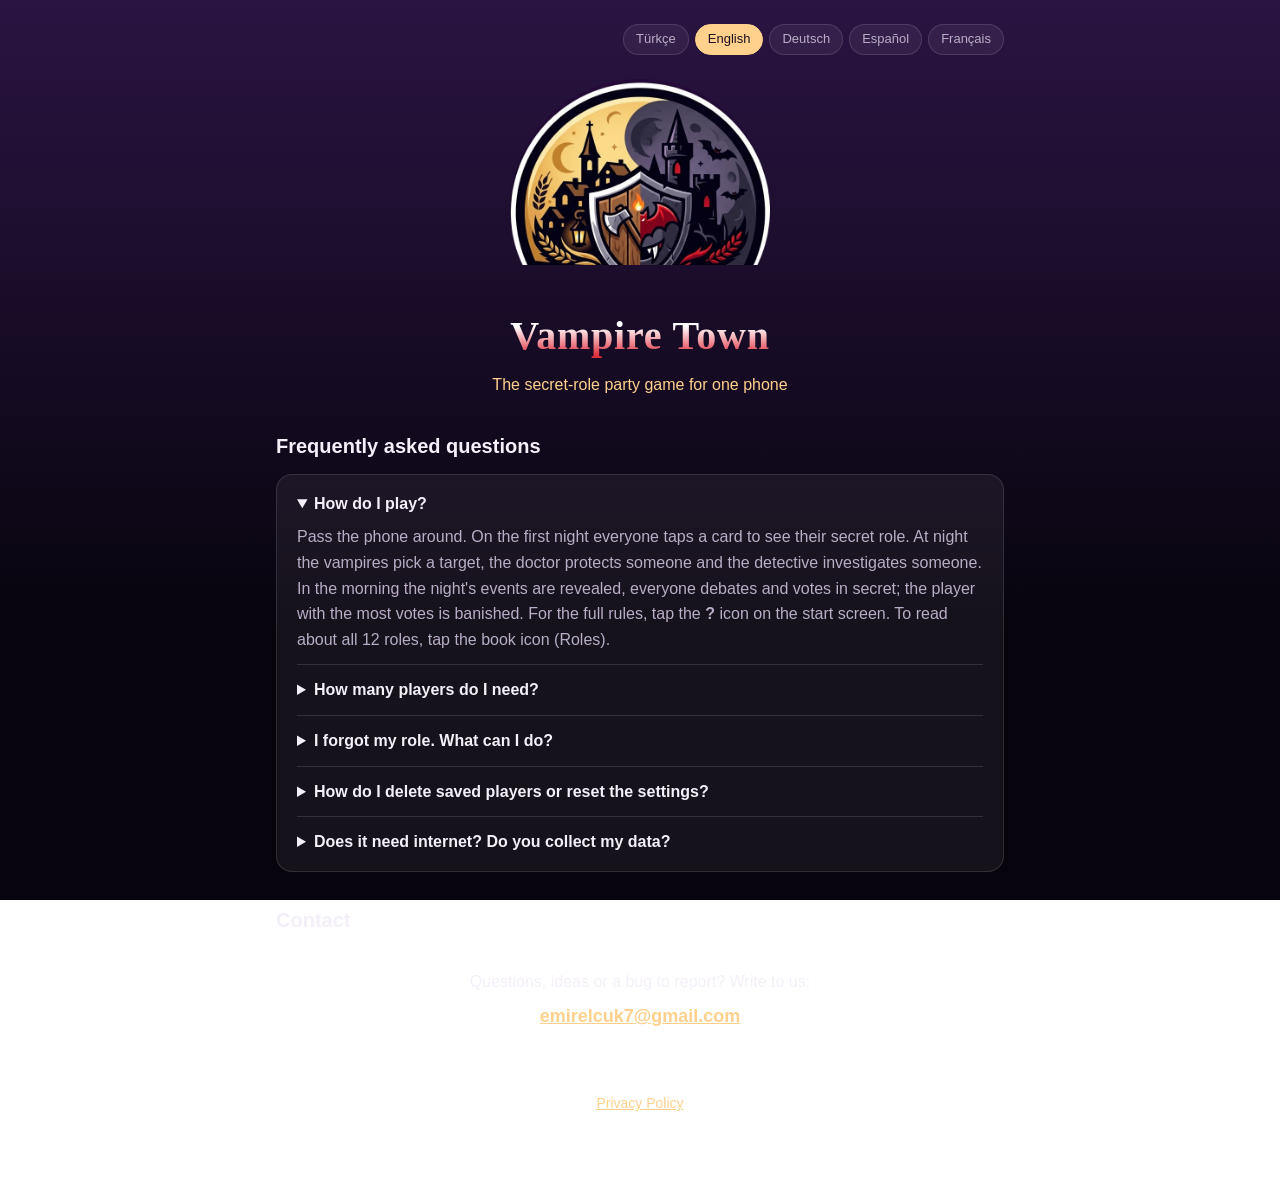
<file: index.html>
<!doctype html>
<html lang="en">
<head>
  <meta charset="utf-8">
  <meta name="viewport" content="width=device-width, initial-scale=1">
  <title>Vampire Town – Support</title>
  <meta name="description" content="Support for Vampire Town / Vampir Köylü, the secret-role party game for one phone.">
  <link rel="stylesheet" href="style.css">
</head>
<body>
<div class="wrap">
  <nav class="langs" aria-label="Language">
    <button data-set="tr">Türkçe</button>
    <button data-set="en">English</button>
    <button data-set="de">Deutsch</button>
    <button data-set="es">Español</button>
    <button data-set="fr">Français</button>
  </nav>

  <header>
    <img src="emblem.png" alt="" width="600" height="429">
  </header>

  <!-- ===================== TÜRKÇE ===================== -->
  <main data-lang="tr" hidden>
    <div data-title="Vampir Köylü – Destek"></div>
    <h1>Vampir Köylü</h1>
    <p class="tagline" style="text-align:center">Tek telefonla oynanan gizli rol ve parti oyunu</p>

    <h2>Sık sorulan sorular</h2>
    <div class="card">
      <details open>
        <summary>Nasıl oynanır?</summary>
        <p>Telefon sırayla herkese verilir. İlk gece herkes kartına dokunarak gizli rolünü görür. Vampirler gece birini hedef alır, doktor birini korur, dedektif birini sorgular. Sabah olanlar açıklanır, herkes tartışır ve gizlice oy verir; en çok oyu alan köyden kovulur. Ayrıntılı kurallar için başlangıç ekranındaki <strong>?</strong> simgesine dokunun. 12 rolün tamamının özellikleri için kitap simgesine (Roller) dokunun.</p>
      </details>
      <details>
        <summary>Kaç kişiyle oynanır?</summary>
        <p>4 ile 20 kişi arasında, tek bir iPhone ile.</p>
      </details>
      <details>
        <summary>Rolümü unuttum, ne yapmalıyım?</summary>
        <p>Sabah ekranındaki <strong>Rolümü tekrar gör</strong> butonuna dokunun, adınızı seçin ve karta dokunun.</p>
      </details>
      <details>
        <summary>Kayıtlı oyuncuları nasıl silerim veya ayarları nasıl sıfırlarım?</summary>
        <p>Başlangıç ekranında <strong>Oyuncular</strong>'a dokunun; bir ismi sola kaydırarak silebilirsiniz. Ayarları sıfırlamak için ⚙️ Ayarlar → <strong>Ayarları varsayılana döndür</strong>. Uygulamayı silmek tüm verileri de siler.</p>
      </details>
      <details>
        <summary>İnternet gerekiyor mu? Verilerim toplanıyor mu?</summary>
        <p>Hayır. Oyun tamamen çevrimdışı çalışır; hesap, reklam veya takip yoktur. Oyuncu isimleri ve ayarlar yalnızca telefonunuzda saklanır. Ayrıntılar için <a data-page="privacy.html" href="privacy.html">Gizlilik Politikası</a>.</p>
      </details>
    </div>

    <h2>İletişim</h2>
    <div class="card contact">
      Soru, öneri veya hata bildirimi için bize yazın:<br>
      <a class="email" href="#"></a>
    </div>

    <footer><a data-page="privacy.html" href="privacy.html">Gizlilik Politikası</a></footer>
  </main>

  <!-- ===================== ENGLISH ===================== -->
  <main data-lang="en" hidden>
    <div data-title="Vampire Town – Support"></div>
    <h1>Vampire Town</h1>
    <p class="tagline" style="text-align:center">The secret-role party game for one phone</p>

    <h2>Frequently asked questions</h2>
    <div class="card">
      <details open>
        <summary>How do I play?</summary>
        <p>Pass the phone around. On the first night everyone taps a card to see their secret role. At night the vampires pick a target, the doctor protects someone and the detective investigates someone. In the morning the night's events are revealed, everyone debates and votes in secret; the player with the most votes is banished. For the full rules, tap the <strong>?</strong> icon on the start screen. To read about all 12 roles, tap the book icon (Roles).</p>
      </details>
      <details>
        <summary>How many players do I need?</summary>
        <p>4 to 20 players, with a single iPhone.</p>
      </details>
      <details>
        <summary>I forgot my role. What can I do?</summary>
        <p>Tap <strong>See my role again</strong> on the morning screen, choose your name and tap the card.</p>
      </details>
      <details>
        <summary>How do I delete saved players or reset the settings?</summary>
        <p>On the start screen, tap <strong>Players</strong> and swipe a name to the left to delete it. To reset the rules, go to ⚙️ Settings → <strong>Reset settings to defaults</strong>. Deleting the app removes all of its data.</p>
      </details>
      <details>
        <summary>Does it need internet? Do you collect my data?</summary>
        <p>No. The game works fully offline, with no accounts, ads or tracking. Player names and settings are stored only on your phone. See the <a data-page="privacy.html" href="privacy.html">Privacy Policy</a> for details.</p>
      </details>
    </div>

    <h2>Contact</h2>
    <div class="card contact">
      Questions, ideas or a bug to report? Write to us:<br>
      <a class="email" href="#"></a>
    </div>

    <footer><a data-page="privacy.html" href="privacy.html">Privacy Policy</a></footer>
  </main>

  <!-- ===================== DEUTSCH ===================== -->
  <main data-lang="de" hidden>
    <div data-title="Vampirdorf – Support"></div>
    <h1>Vampirdorf</h1>
    <p class="tagline" style="text-align:center">Das Partyspiel mit geheimen Rollen – für ein Handy</p>

    <h2>Häufige Fragen</h2>
    <div class="card">
      <details open>
        <summary>Wie wird gespielt?</summary>
        <p>Das Handy geht reihum. In der ersten Nacht tippt jeder auf eine Karte und sieht seine geheime Rolle. Nachts wählen die Vampire ein Ziel, der Arzt schützt jemanden und der Detektiv überprüft jemanden. Am Morgen werden die Ereignisse enthüllt, alle diskutieren und stimmen geheim ab; wer die meisten Stimmen hat, wird verbannt. Die vollständigen Regeln findest du über das <strong>?</strong>-Symbol auf dem Startbildschirm. Alle 12 Rollen findest du über das Buch-Symbol (Rollen).</p>
      </details>
      <details>
        <summary>Wie viele Spieler braucht man?</summary>
        <p>4 bis 20 Spieler mit einem einzigen iPhone.</p>
      </details>
      <details>
        <summary>Ich habe meine Rolle vergessen. Was tun?</summary>
        <p>Tippe am Morgen auf <strong>Meine Rolle nochmal sehen</strong>, wähle deinen Namen und tippe auf die Karte.</p>
      </details>
      <details>
        <summary>Wie lösche ich gespeicherte Spieler oder setze die Einstellungen zurück?</summary>
        <p>Tippe auf dem Startbildschirm auf <strong>Spieler</strong> und wische einen Namen nach links, um ihn zu löschen. Die Regeln setzt du unter ⚙️ Einstellungen → <strong>Einstellungen zurücksetzen</strong> zurück. Wenn du die App löschst, werden alle ihre Daten entfernt.</p>
      </details>
      <details>
        <summary>Brauche ich Internet? Werden meine Daten gesammelt?</summary>
        <p>Nein. Das Spiel funktioniert komplett offline, ohne Konto, Werbung oder Tracking. Spielernamen und Einstellungen bleiben nur auf deinem Handy. Details in der <a data-page="privacy.html" href="privacy.html">Datenschutzerklärung</a>.</p>
      </details>
    </div>

    <h2>Kontakt</h2>
    <div class="card contact">
      Fragen, Ideen oder einen Fehler gefunden? Schreib uns:<br>
      <a class="email" href="#"></a>
    </div>

    <footer><a data-page="privacy.html" href="privacy.html">Datenschutzerklärung</a></footer>
  </main>

  <!-- ===================== ESPAÑOL ===================== -->
  <main data-lang="es" hidden>
    <div data-title="Aldea Vampira – Soporte"></div>
    <h1>Aldea Vampira</h1>
    <p class="tagline" style="text-align:center">El juego de roles ocultos para un solo móvil</p>

    <h2>Preguntas frecuentes</h2>
    <div class="card">
      <details open>
        <summary>¿Cómo se juega?</summary>
        <p>Pasad el móvil de mano en mano. La primera noche, cada uno toca una carta para ver su rol secreto. De noche, los vampiros eligen un objetivo, el médico protege a alguien y el detective investiga a alguien. Por la mañana se revela lo ocurrido, todos debaten y votan en secreto; el más votado es expulsado. Para ver todas las reglas, toca el icono <strong>?</strong> en la pantalla de inicio. Para leer sobre los 12 roles, toca el icono del libro (Roles).</p>
      </details>
      <details>
        <summary>¿Cuántos jugadores hacen falta?</summary>
        <p>De 4 a 20 jugadores, con un solo iPhone.</p>
      </details>
      <details>
        <summary>He olvidado mi rol. ¿Qué hago?</summary>
        <p>Toca <strong>Ver mi rol otra vez</strong> en la pantalla de la mañana, elige tu nombre y toca la carta.</p>
      </details>
      <details>
        <summary>¿Cómo borro jugadores guardados o restablezco los ajustes?</summary>
        <p>En la pantalla de inicio, toca <strong>Jugadores</strong> y desliza un nombre hacia la izquierda para borrarlo. Para restablecer las reglas, ve a ⚙️ Ajustes → <strong>Restablecer ajustes</strong>. Al borrar la app se eliminan todos sus datos.</p>
      </details>
      <details>
        <summary>¿Necesita internet? ¿Recopiláis mis datos?</summary>
        <p>No. El juego funciona sin conexión, sin cuentas, anuncios ni seguimiento. Los nombres y ajustes se guardan solo en tu móvil. Más información en la <a data-page="privacy.html" href="privacy.html">Política de privacidad</a>.</p>
      </details>
    </div>

    <h2>Contacto</h2>
    <div class="card contact">
      ¿Dudas, ideas o algún error? Escríbenos:<br>
      <a class="email" href="#"></a>
    </div>

    <footer><a data-page="privacy.html" href="privacy.html">Política de privacidad</a></footer>
  </main>

  <!-- ===================== FRANÇAIS ===================== -->
  <main data-lang="fr" hidden>
    <div data-title="Les Vampires – Assistance"></div>
    <h1>Les Vampires</h1>
    <p class="tagline" style="text-align:center">Le jeu de rôles cachés sur un seul téléphone</p>

    <h2>Questions fréquentes</h2>
    <div class="card">
      <details open>
        <summary>Comment jouer ?</summary>
        <p>Faites passer le téléphone. La première nuit, chacun touche une carte pour découvrir son rôle secret. La nuit, les vampires choisissent une cible, le docteur protège quelqu’un et le détective enquête sur quelqu’un. Le matin, les événements sont révélés, tout le monde débat et vote en secret ; le plus voté est banni. Pour les règles complètes, touchez l’icône <strong>?</strong> sur l’écran d’accueil. Pour découvrir les 12 rôles, touchez l’icône du livre (Rôles).</p>
      </details>
      <details>
        <summary>Combien de joueurs faut-il ?</summary>
        <p>De 4 à 20 joueurs, avec un seul iPhone.</p>
      </details>
      <details>
        <summary>J’ai oublié mon rôle. Que faire ?</summary>
        <p>Touchez <strong>Revoir mon rôle</strong> sur l’écran du matin, choisissez votre nom et touchez la carte.</p>
      </details>
      <details>
        <summary>Comment supprimer des joueurs enregistrés ou réinitialiser les réglages ?</summary>
        <p>Sur l’écran d’accueil, touchez <strong>Joueurs</strong> et faites glisser un nom vers la gauche pour le supprimer. Pour réinitialiser les règles : ⚙️ Réglages → <strong>Réinitialiser les réglages</strong>. Supprimer l’app efface toutes ses données.</p>
      </details>
      <details>
        <summary>Faut-il internet ? Collectez-vous mes données ?</summary>
        <p>Non. Le jeu fonctionne entièrement hors ligne, sans compte, publicité ni suivi. Les noms et réglages restent uniquement sur votre téléphone. Détails dans la <a data-page="privacy.html" href="privacy.html">Politique de confidentialité</a>.</p>
      </details>
    </div>

    <h2>Contact</h2>
    <div class="card contact">
      Une question, une idée ou un bug ? Écrivez-nous :<br>
      <a class="email" href="#"></a>
    </div>

    <footer><a data-page="privacy.html" href="privacy.html">Politique de confidentialité</a></footer>
  </main>
</div>
<script src="site.js"></script>
</body>
</html>
</file>
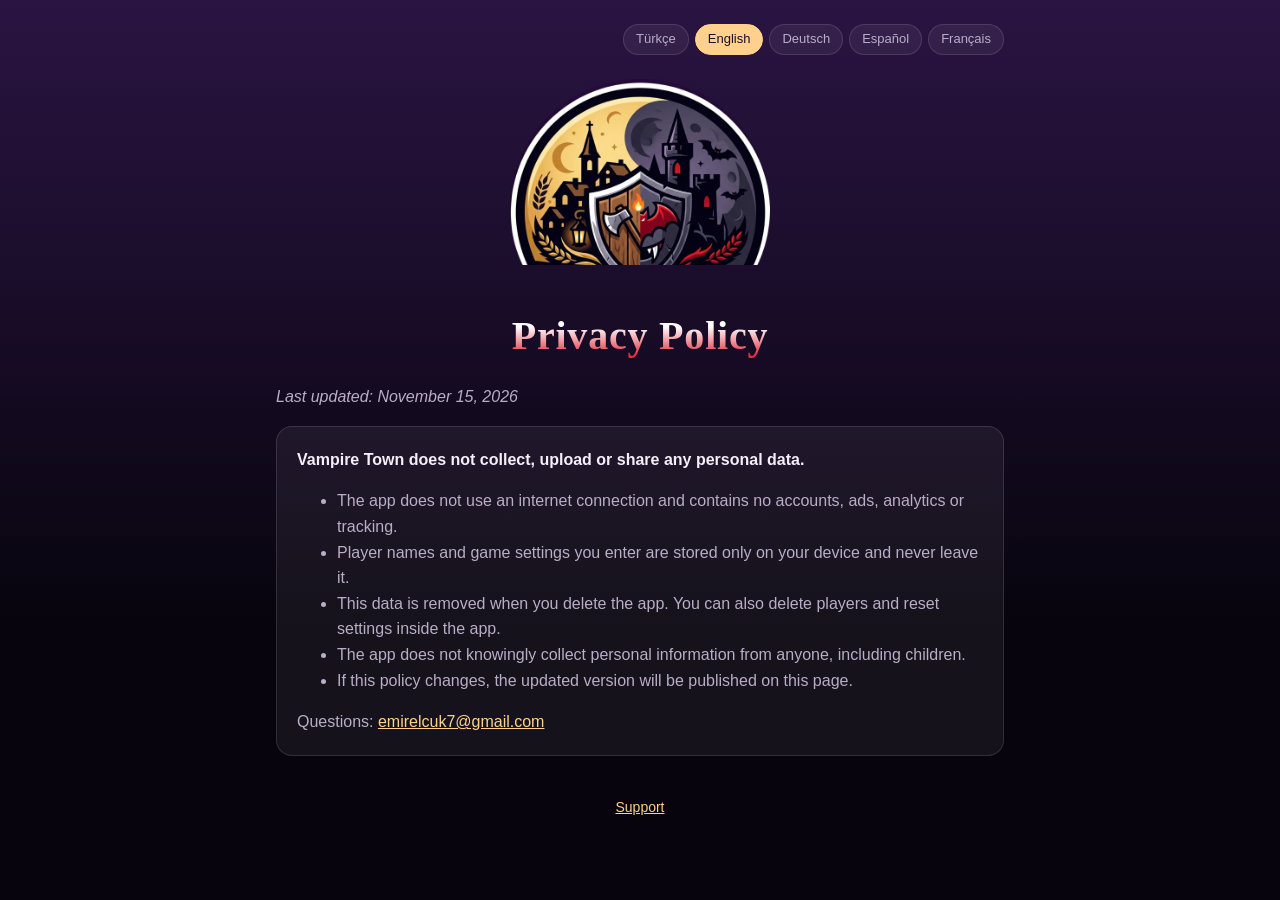
<file: privacy.html>
<!doctype html>
<html lang="en">
<head>
  <meta charset="utf-8">
  <meta name="viewport" content="width=device-width, initial-scale=1">
  <title>Vampire Town – Privacy Policy</title>
  <meta name="description" content="Privacy policy for Vampire Town / Vampir Köylü. No personal data is collected.">
  <link rel="stylesheet" href="style.css">
</head>
<body>
<div class="wrap">
  <nav class="langs" aria-label="Language">
    <button data-set="tr">Türkçe</button>
    <button data-set="en">English</button>
    <button data-set="de">Deutsch</button>
    <button data-set="es">Español</button>
    <button data-set="fr">Français</button>
  </nav>

  <header>
    <img src="emblem.png" alt="" width="600" height="429">
  </header>

  <!-- ===================== TÜRKÇE ===================== -->
  <main class="policy" data-lang="tr" hidden>
    <div data-title="Vampir Köylü – Gizlilik Politikası"></div>
    <h1>Gizlilik Politikası</h1>
    <p><em>Son güncelleme: 15 Kasım 2026</em></p>
    <div class="card">
      <p><strong>Vampir Köylü hiçbir kişisel veri toplamaz, sunucuya göndermez veya paylaşmaz.</strong></p>
      <ul>
        <li>Uygulama internet bağlantısı kullanmaz; hesap, reklam, analiz veya takip aracı içermez.</li>
        <li>Girdiğiniz oyuncu isimleri ve oyun ayarları yalnızca cihazınızda saklanır ve cihazınızdan dışarı gönderilmez.</li>
        <li>Bu veriler uygulama silindiğinde cihazınızdan kaldırılır. Uygulama içinden de oyuncuları silebilir ve ayarları sıfırlayabilirsiniz.</li>
        <li>Uygulama, çocuklar dahil hiç kimseden bilerek kişisel bilgi toplamaz.</li>
        <li>Bu politika değişirse güncel hali bu sayfada yayınlanır.</li>
      </ul>
      <p>Sorularınız için: <a class="email" href="#"></a></p>
    </div>
    <footer><a data-page="index.html" href="index.html">Destek</a></footer>
  </main>

  <!-- ===================== ENGLISH ===================== -->
  <main class="policy" data-lang="en" hidden>
    <div data-title="Vampire Town – Privacy Policy"></div>
    <h1>Privacy Policy</h1>
    <p><em>Last updated: November 15, 2026</em></p>
    <div class="card">
      <p><strong>Vampire Town does not collect, upload or share any personal data.</strong></p>
      <ul>
        <li>The app does not use an internet connection and contains no accounts, ads, analytics or tracking.</li>
        <li>Player names and game settings you enter are stored only on your device and never leave it.</li>
        <li>This data is removed when you delete the app. You can also delete players and reset settings inside the app.</li>
        <li>The app does not knowingly collect personal information from anyone, including children.</li>
        <li>If this policy changes, the updated version will be published on this page.</li>
      </ul>
      <p>Questions: <a class="email" href="#"></a></p>
    </div>
    <footer><a data-page="index.html" href="index.html">Support</a></footer>
  </main>

  <!-- ===================== DEUTSCH ===================== -->
  <main class="policy" data-lang="de" hidden>
    <div data-title="Vampirdorf – Datenschutzerklärung"></div>
    <h1>Datenschutzerklärung</h1>
    <p><em>Zuletzt aktualisiert: 15. November 2026</em></p>
    <div class="card">
      <p><strong>Vampirdorf erhebt, überträgt oder teilt keine personenbezogenen Daten.</strong></p>
      <ul>
        <li>Die App nutzt keine Internetverbindung und enthält keine Konten, Werbung, Analyse- oder Tracking-Tools.</li>
        <li>Eingegebene Spielernamen und Einstellungen werden nur auf deinem Gerät gespeichert und verlassen es nie.</li>
        <li>Diese Daten werden beim Löschen der App entfernt. Du kannst Spieler auch in der App löschen und die Einstellungen zurücksetzen.</li>
        <li>Die App erhebt wissentlich keine personenbezogenen Daten von irgendjemandem, auch nicht von Kindern.</li>
        <li>Änderungen dieser Erklärung werden auf dieser Seite veröffentlicht.</li>
      </ul>
      <p>Fragen: <a class="email" href="#"></a></p>
    </div>
    <footer><a data-page="index.html" href="index.html">Support</a></footer>
  </main>

  <!-- ===================== ESPAÑOL ===================== -->
  <main class="policy" data-lang="es" hidden>
    <div data-title="Aldea Vampira – Política de privacidad"></div>
    <h1>Política de privacidad</h1>
    <p><em>Última actualización: 15 de noviembre de 2026</em></p>
    <div class="card">
      <p><strong>Aldea Vampira no recopila, envía ni comparte ningún dato personal.</strong></p>
      <ul>
        <li>La app no usa conexión a internet y no incluye cuentas, anuncios, analíticas ni seguimiento.</li>
        <li>Los nombres de jugadores y los ajustes que introduces se guardan solo en tu dispositivo y nunca salen de él.</li>
        <li>Estos datos se eliminan al borrar la app. También puedes borrar jugadores y restablecer los ajustes desde la app.</li>
        <li>La app no recopila a sabiendas información personal de nadie, incluidos los niños.</li>
        <li>Si esta política cambia, la versión actualizada se publicará en esta página.</li>
      </ul>
      <p>Preguntas: <a class="email" href="#"></a></p>
    </div>
    <footer><a data-page="index.html" href="index.html">Soporte</a></footer>
  </main>

  <!-- ===================== FRANÇAIS ===================== -->
  <main class="policy" data-lang="fr" hidden>
    <div data-title="Les Vampires – Politique de confidentialité"></div>
    <h1>Politique de confidentialité</h1>
    <p><em>Dernière mise à jour : 15 novembre 2026</em></p>
    <div class="card">
      <p><strong>Les Vampires ne collecte, n’envoie ni ne partage aucune donnée personnelle.</strong></p>
      <ul>
        <li>L’app n’utilise pas de connexion internet et ne contient ni compte, ni publicité, ni outil d’analyse ou de suivi.</li>
        <li>Les noms des joueurs et les réglages sont stockés uniquement sur votre appareil et ne le quittent jamais.</li>
        <li>Ces données sont supprimées lorsque vous supprimez l’app. Vous pouvez aussi supprimer des joueurs et réinitialiser les réglages dans l’app.</li>
        <li>L’app ne collecte sciemment aucune information personnelle, y compris auprès des enfants.</li>
        <li>Toute modification de cette politique sera publiée sur cette page.</li>
      </ul>
      <p>Questions : <a class="email" href="#"></a></p>
    </div>
    <footer><a data-page="index.html" href="index.html">Assistance</a></footer>
  </main>
</div>
<script src="site.js"></script>
</body>
</html>
</file>
<file: style.css>
:root {
  --bg-top: #2a1442;
  --bg-bottom: #07040d;
  --card: rgba(255, 255, 255, 0.06);
  --border: rgba(255, 255, 255, 0.12);
  --text: #f4eff8;
  --muted: #b9adc7;
  --accent: #ffd18c;
  --red: #e0303f;
}

* { box-sizing: border-box; }

body {
  margin: 0;
  min-height: 100vh;
  font-family: -apple-system, BlinkMacSystemFont, "Segoe UI", Roboto, Helvetica, Arial, sans-serif;
  line-height: 1.6;
  color: var(--text);
  background: linear-gradient(180deg, var(--bg-top), var(--bg-bottom) 70%) fixed;
}

.wrap {
  max-width: 760px;
  margin: 0 auto;
  padding: 24px 16px 64px;
}

.langs {
  display: flex;
  flex-wrap: wrap;
  justify-content: flex-end;
  gap: 6px;
}

.langs button {
  font: inherit;
  font-size: 13px;
  color: var(--muted);
  background: var(--card);
  border: 1px solid var(--border);
  border-radius: 999px;
  padding: 4px 12px;
  cursor: pointer;
}

.langs button[aria-pressed="true"] {
  color: #1a0f22;
  background: var(--accent);
  border-color: var(--accent);
}

header {
  text-align: center;
  margin: 24px 0 32px;
}

header img {
  width: min(260px, 70%);
  height: auto;
}

h1 {
  text-align: center;
  margin: 8px 0 4px;
  font-size: clamp(28px, 6vw, 40px);
  font-family: Georgia, "Times New Roman", serif;
  font-weight: 900;
  letter-spacing: 0.02em;
  background: linear-gradient(180deg, #fff 35%, var(--red) 80%);
  -webkit-background-clip: text;
  background-clip: text;
  color: transparent;
}

.tagline {
  margin: 0;
  color: var(--accent);
}

h2 {
  font-size: 20px;
  margin: 32px 0 12px;
}

.card {
  background: var(--card);
  border: 1px solid var(--border);
  border-radius: 16px;
  padding: 4px 20px;
  margin-bottom: 12px;
}

details { padding: 12px 0; }
details + details { border-top: 1px solid var(--border); }
summary { cursor: pointer; font-weight: 600; }
details p, details ul { color: var(--muted); margin: 8px 0 0; }

.contact {
  text-align: center;
  padding: 20px;
}

.contact .email {
  display: inline-block;
  margin-top: 8px;
  font-size: 18px;
  font-weight: 600;
  color: var(--accent);
  word-break: break-all;
}

a { color: var(--accent); }

.policy p, .policy li { color: var(--muted); }
.policy strong { color: var(--text); }

footer {
  margin-top: 40px;
  text-align: center;
  font-size: 14px;
  color: var(--muted);
}

footer a { margin: 0 8px; }
</file>
